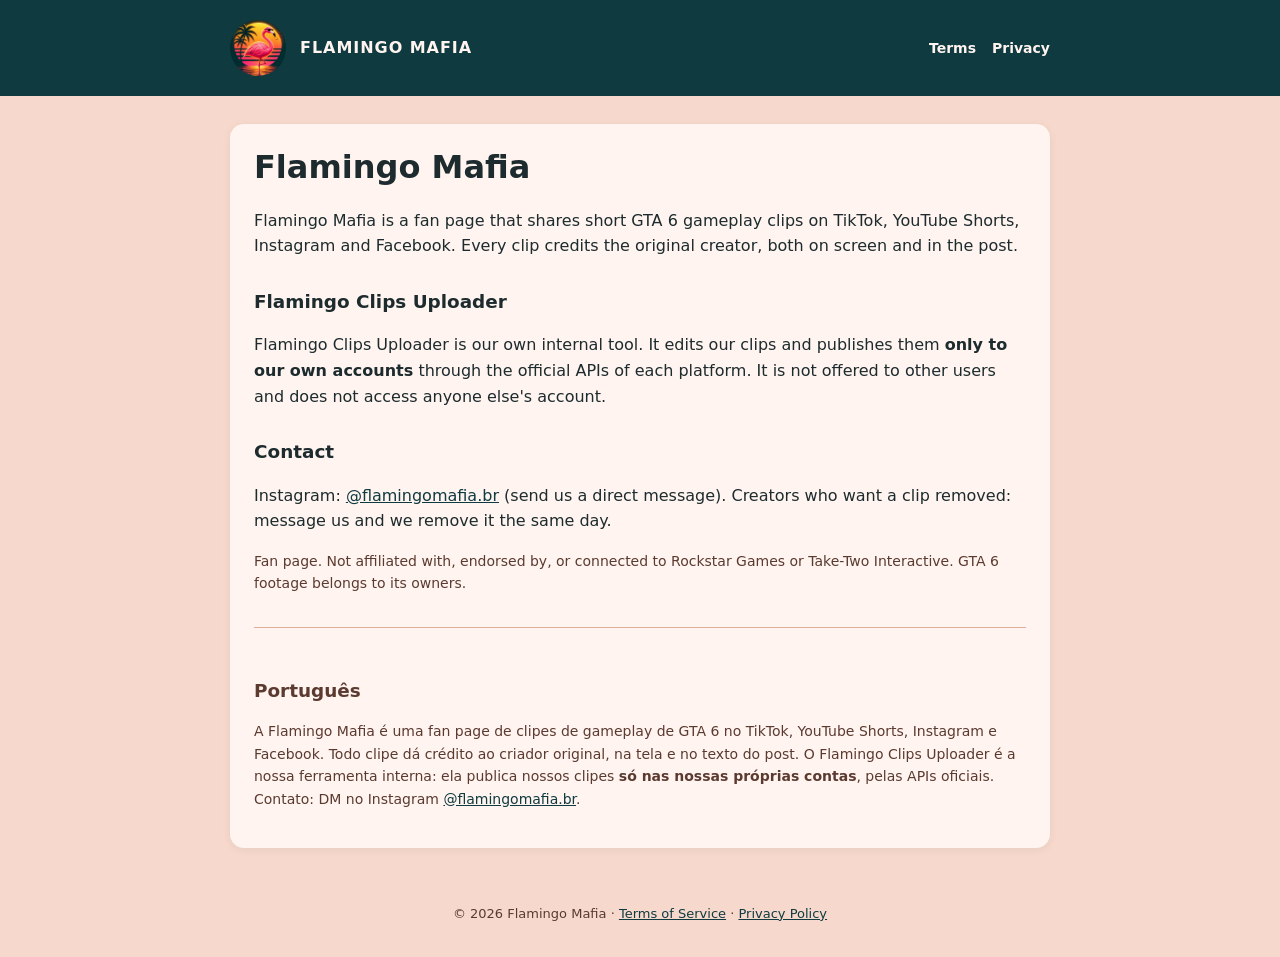
<file: index.html>
<!doctype html>
<html lang="en">
<head>
<meta charset="utf-8">
<meta name="viewport" content="width=device-width, initial-scale=1">
<title>Flamingo Mafia</title>
<meta name="description" content="Flamingo Mafia: daily GTA 6 gameplay clips with credit to every creator.">
<link rel="icon" href="logo-256.png">
<link rel="stylesheet" href="style.css">
</head>
<body>
<header><div class="wrap">
  <img src="logo-256.png" alt="Flamingo Mafia logo">
  <a href="./">Flamingo Mafia</a>
  <nav><a href="terms.html">Terms</a><a href="privacy.html">Privacy</a></nav>
</div></header>
<main><div class="wrap card">
  <h1>Flamingo Mafia</h1>
  <p>Flamingo Mafia is a fan page that shares short GTA 6 gameplay clips on TikTok, YouTube Shorts, Instagram and Facebook.
     Every clip credits the original creator, both on screen and in the post.</p>
  <h2>Flamingo Clips Uploader</h2>
  <p>Flamingo Clips Uploader is our own internal tool. It edits our clips and publishes them <strong>only to our own
     accounts</strong> through the official APIs of each platform. It is not offered to other users and does not access
     anyone else's account.</p>
  <h2>Contact</h2>
  <p>Instagram: <a href="https://www.instagram.com/flamingomafia.br/">@flamingomafia.br</a> (send us a direct message).
     Creators who want a clip removed: message us and we remove it the same day.</p>
  <p style="font-size:14px;color:var(--ink2)">Fan page. Not affiliated with, endorsed by, or connected to Rockstar Games
     or Take-Two Interactive. GTA 6 footage belongs to its owners.</p>
  <div class="lang">
    <h2>Português</h2>
    <p>A Flamingo Mafia é uma fan page de clipes de gameplay de GTA 6 no TikTok, YouTube Shorts, Instagram e Facebook.
       Todo clipe dá crédito ao criador original, na tela e no texto do post. O Flamingo Clips Uploader é a nossa
       ferramenta interna: ela publica nossos clipes <strong>só nas nossas próprias contas</strong>, pelas APIs oficiais.
       Contato: DM no Instagram <a href="https://www.instagram.com/flamingomafia.br/">@flamingomafia.br</a>.</p>
  </div>
</div></main>
<footer>© 2026 Flamingo Mafia · <a href="terms.html">Terms of Service</a> · <a href="privacy.html">Privacy Policy</a></footer>
</body>
</html>
</file>
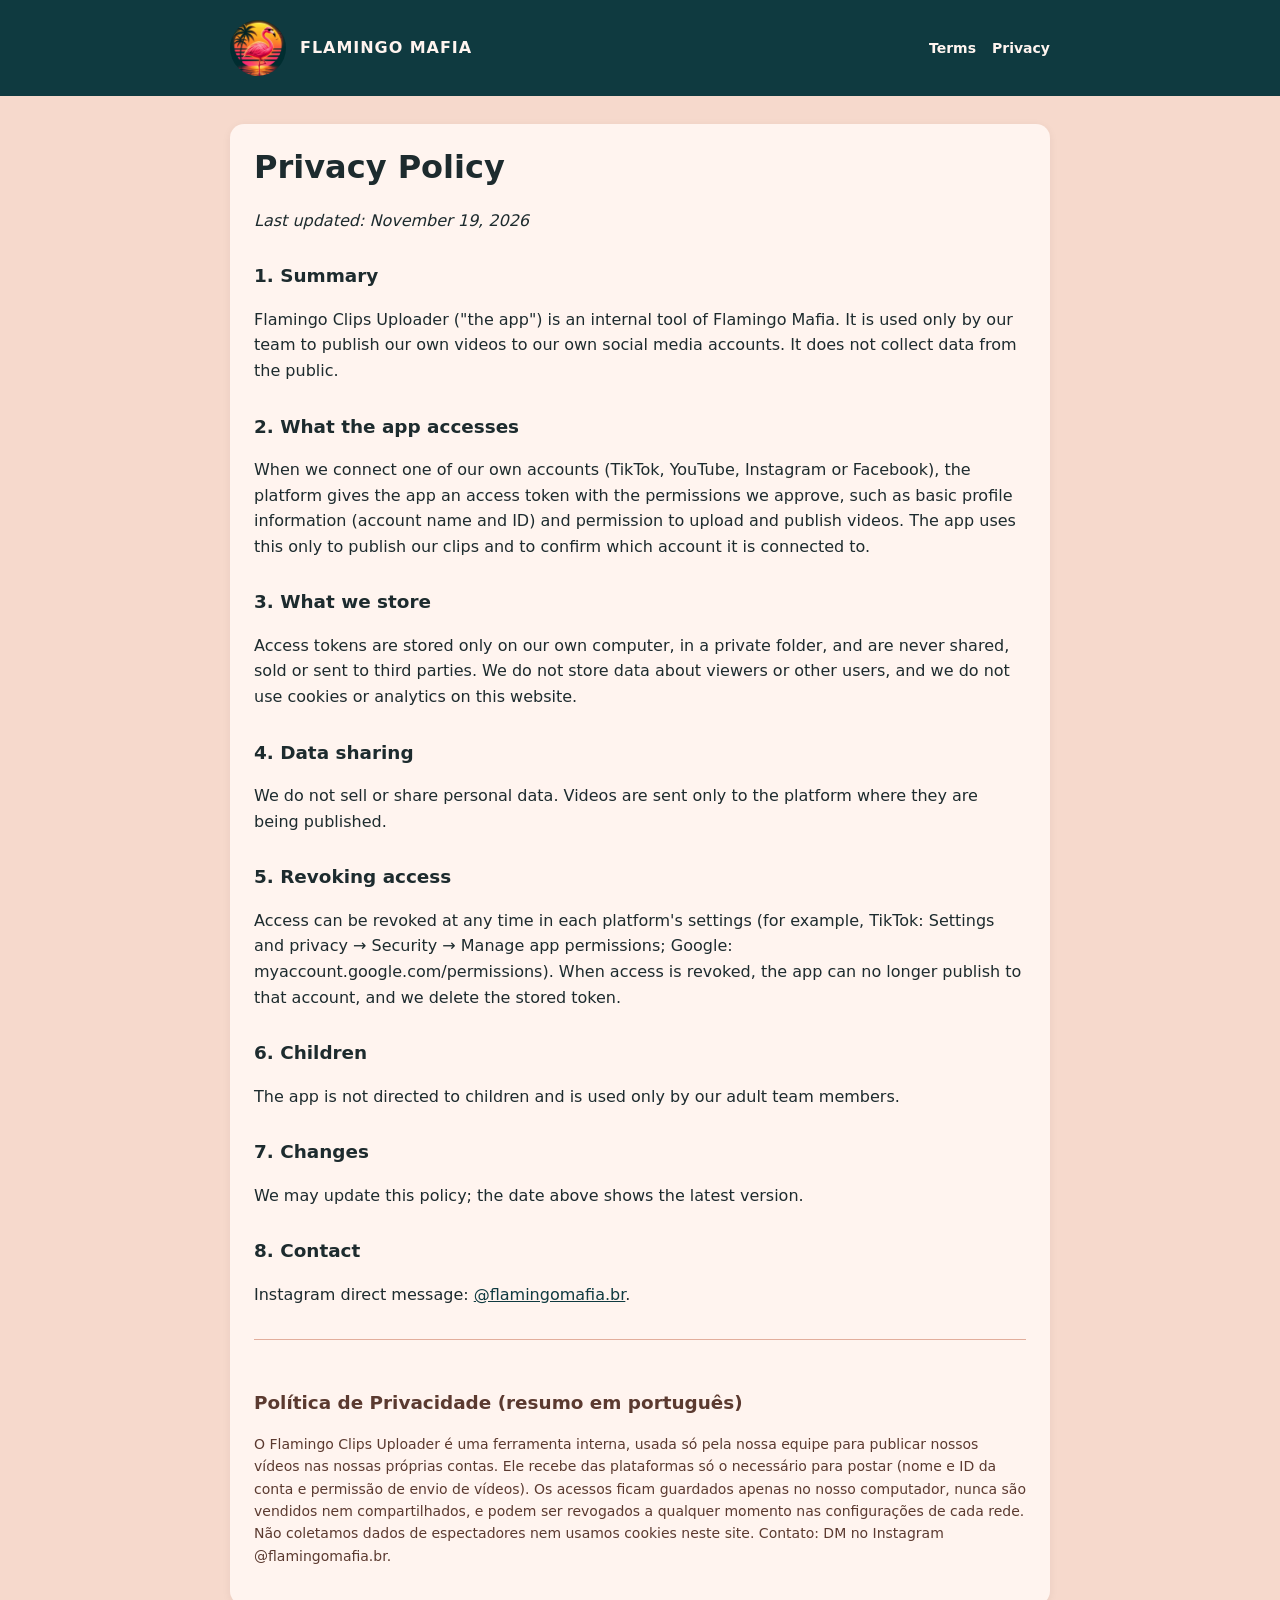
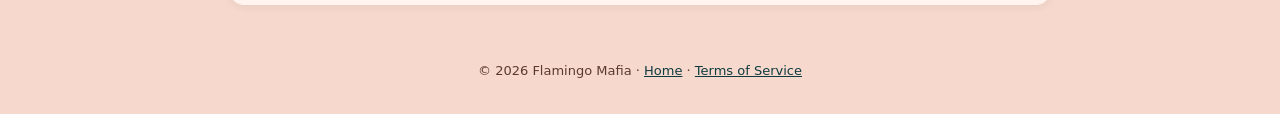
<file: privacy.html>
<!doctype html>
<html lang="en">
<head>
<meta charset="utf-8">
<meta name="viewport" content="width=device-width, initial-scale=1">
<title>Privacy Policy · Flamingo Mafia</title>
<link rel="icon" href="logo-256.png">
<link rel="stylesheet" href="style.css">
</head>
<body>
<header><div class="wrap">
  <img src="logo-256.png" alt="Flamingo Mafia logo">
  <a href="./">Flamingo Mafia</a>
  <nav><a href="terms.html">Terms</a><a href="privacy.html">Privacy</a></nav>
</div></header>
<main><div class="wrap card">
  <h1>Privacy Policy</h1>
  <p><em>Last updated: November 19, 2026</em></p>

  <h2>1. Summary</h2>
  <p>Flamingo Clips Uploader ("the app") is an internal tool of Flamingo Mafia. It is used only by our team to publish
     our own videos to our own social media accounts. It does not collect data from the public.</p>

  <h2>2. What the app accesses</h2>
  <p>When we connect one of our own accounts (TikTok, YouTube, Instagram or Facebook), the platform gives the app an
     access token with the permissions we approve, such as basic profile information (account name and ID) and
     permission to upload and publish videos. The app uses this only to publish our clips and to confirm which account
     it is connected to.</p>

  <h2>3. What we store</h2>
  <p>Access tokens are stored only on our own computer, in a private folder, and are never shared, sold or sent to
     third parties. We do not store data about viewers or other users, and we do not use cookies or analytics on this
     website.</p>

  <h2>4. Data sharing</h2>
  <p>We do not sell or share personal data. Videos are sent only to the platform where they are being published.</p>

  <h2>5. Revoking access</h2>
  <p>Access can be revoked at any time in each platform's settings (for example, TikTok: Settings and privacy →
     Security → Manage app permissions; Google: myaccount.google.com/permissions). When access is revoked, the app can no
     longer publish to that account, and we delete the stored token.</p>

  <h2>6. Children</h2>
  <p>The app is not directed to children and is used only by our adult team members.</p>

  <h2>7. Changes</h2>
  <p>We may update this policy; the date above shows the latest version.</p>

  <h2>8. Contact</h2>
  <p>Instagram direct message: <a href="https://www.instagram.com/flamingomafia.br/">@flamingomafia.br</a>.</p>

  <div class="lang">
    <h2>Política de Privacidade (resumo em português)</h2>
    <p>O Flamingo Clips Uploader é uma ferramenta interna, usada só pela nossa equipe para publicar nossos vídeos nas
       nossas próprias contas. Ele recebe das plataformas só o necessário para postar (nome e ID da conta e permissão de
       envio de vídeos). Os acessos ficam guardados apenas no nosso computador, nunca são vendidos nem compartilhados, e
       podem ser revogados a qualquer momento nas configurações de cada rede. Não coletamos dados de espectadores nem
       usamos cookies neste site. Contato: DM no Instagram @flamingomafia.br.</p>
  </div>
</div></main>
<footer>© 2026 Flamingo Mafia · <a href="./">Home</a> · <a href="terms.html">Terms of Service</a></footer>
</body>
</html>
</file>
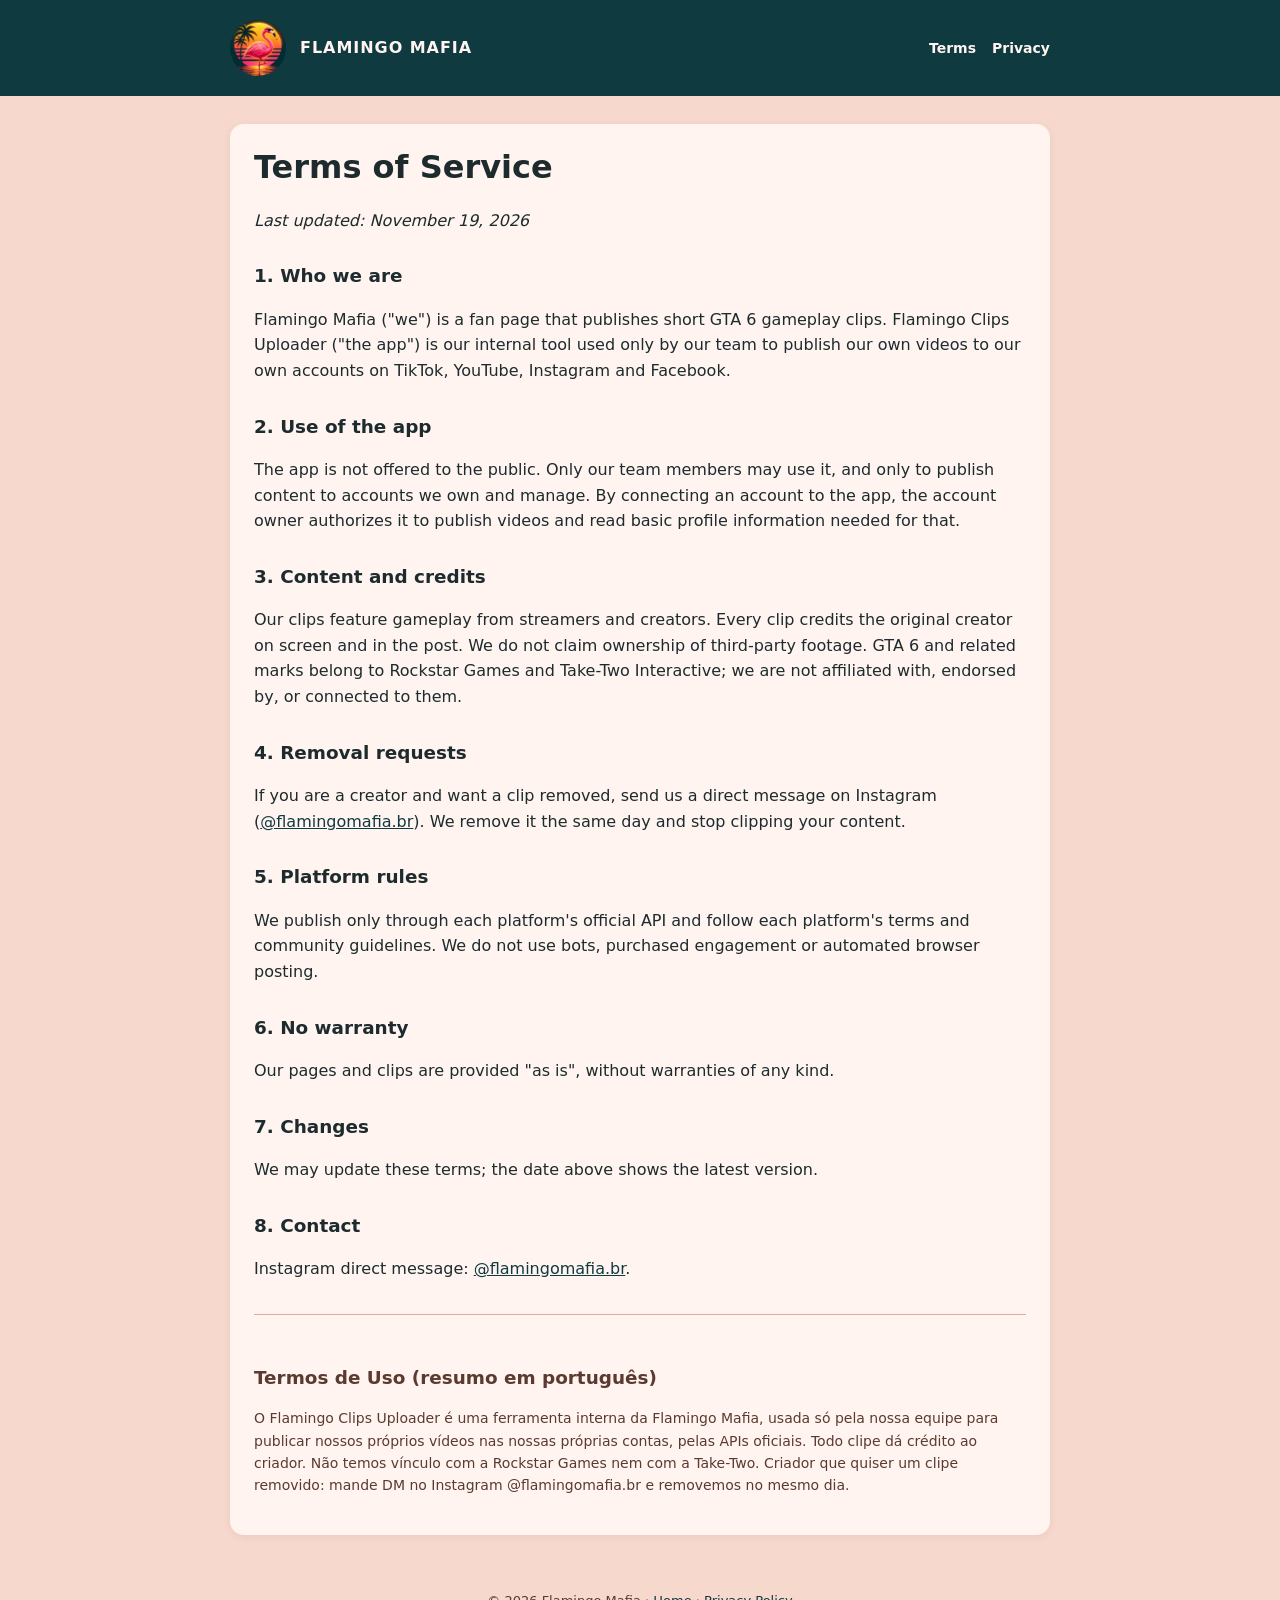
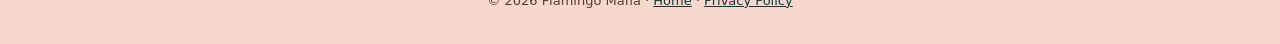
<file: terms.html>
<!doctype html>
<html lang="en">
<head>
<meta charset="utf-8">
<meta name="viewport" content="width=device-width, initial-scale=1">
<title>Terms of Service · Flamingo Mafia</title>
<link rel="icon" href="logo-256.png">
<link rel="stylesheet" href="style.css">
</head>
<body>
<header><div class="wrap">
  <img src="logo-256.png" alt="Flamingo Mafia logo">
  <a href="./">Flamingo Mafia</a>
  <nav><a href="terms.html">Terms</a><a href="privacy.html">Privacy</a></nav>
</div></header>
<main><div class="wrap card">
  <h1>Terms of Service</h1>
  <p><em>Last updated: November 19, 2026</em></p>

  <h2>1. Who we are</h2>
  <p>Flamingo Mafia ("we") is a fan page that publishes short GTA 6 gameplay clips. Flamingo Clips Uploader ("the app")
     is our internal tool used only by our team to publish our own videos to our own accounts on TikTok, YouTube,
     Instagram and Facebook.</p>

  <h2>2. Use of the app</h2>
  <p>The app is not offered to the public. Only our team members may use it, and only to publish content to accounts
     we own and manage. By connecting an account to the app, the account owner authorizes it to publish videos and read
     basic profile information needed for that.</p>

  <h2>3. Content and credits</h2>
  <p>Our clips feature gameplay from streamers and creators. Every clip credits the original creator on screen and in
     the post. We do not claim ownership of third-party footage. GTA 6 and related marks belong to Rockstar Games and
     Take-Two Interactive; we are not affiliated with, endorsed by, or connected to them.</p>

  <h2>4. Removal requests</h2>
  <p>If you are a creator and want a clip removed, send us a direct message on Instagram
     (<a href="https://www.instagram.com/flamingomafia.br/">@flamingomafia.br</a>). We remove it the same day and stop
     clipping your content.</p>

  <h2>5. Platform rules</h2>
  <p>We publish only through each platform's official API and follow each platform's terms and community guidelines.
     We do not use bots, purchased engagement or automated browser posting.</p>

  <h2>6. No warranty</h2>
  <p>Our pages and clips are provided "as is", without warranties of any kind.</p>

  <h2>7. Changes</h2>
  <p>We may update these terms; the date above shows the latest version.</p>

  <h2>8. Contact</h2>
  <p>Instagram direct message: <a href="https://www.instagram.com/flamingomafia.br/">@flamingomafia.br</a>.</p>

  <div class="lang">
    <h2>Termos de Uso (resumo em português)</h2>
    <p>O Flamingo Clips Uploader é uma ferramenta interna da Flamingo Mafia, usada só pela nossa equipe para publicar
       nossos próprios vídeos nas nossas próprias contas, pelas APIs oficiais. Todo clipe dá crédito ao criador. Não
       temos vínculo com a Rockstar Games nem com a Take-Two. Criador que quiser um clipe removido: mande DM no Instagram
       @flamingomafia.br e removemos no mesmo dia.</p>
  </div>
</div></main>
<footer>© 2026 Flamingo Mafia · <a href="./">Home</a> · <a href="privacy.html">Privacy Policy</a></footer>
</body>
</html>
</file>
<file: style.css>
:root { --bg: #f6d9cc; --card: #fff4ef; --ink: #1d2b2e; --ink2: #5b3a30; --teal: #0f3a40; --pink: #ff5fa8; }
* { box-sizing: border-box; }
body { margin: 0; background: var(--bg); color: var(--ink); font: 16px/1.6 system-ui, -apple-system, "Segoe UI", sans-serif; }
header { background: var(--teal); color: #fff4ef; padding: 20px 16px; }
header .wrap { display: flex; align-items: center; gap: 14px; }
header img { width: 56px; height: 56px; border-radius: 50%; }
header a { color: inherit; text-decoration: none; font-weight: 700; letter-spacing: .06em; text-transform: uppercase; }
nav { margin-left: auto; display: flex; gap: 16px; flex-wrap: wrap; font-size: 14px; }
nav a { font-weight: 600; text-transform: none; letter-spacing: 0; }
.wrap { max-width: 820px; margin: 0 auto; }
main { padding: 28px 16px 56px; }
.card { background: var(--card); border-radius: 14px; padding: 24px; box-shadow: 0 2px 10px rgba(0,0,0,.06); }
h1 { margin-top: 0; line-height: 1.2; }
h2 { margin-top: 28px; font-size: 1.15rem; }
a { color: var(--teal); }
.lang { color: var(--ink2); font-size: 14px; border-top: 1px solid #e2ae9c; margin-top: 32px; padding-top: 20px; }
footer { text-align: center; color: var(--ink2); font-size: 13px; padding: 0 16px 32px; }
</file>
